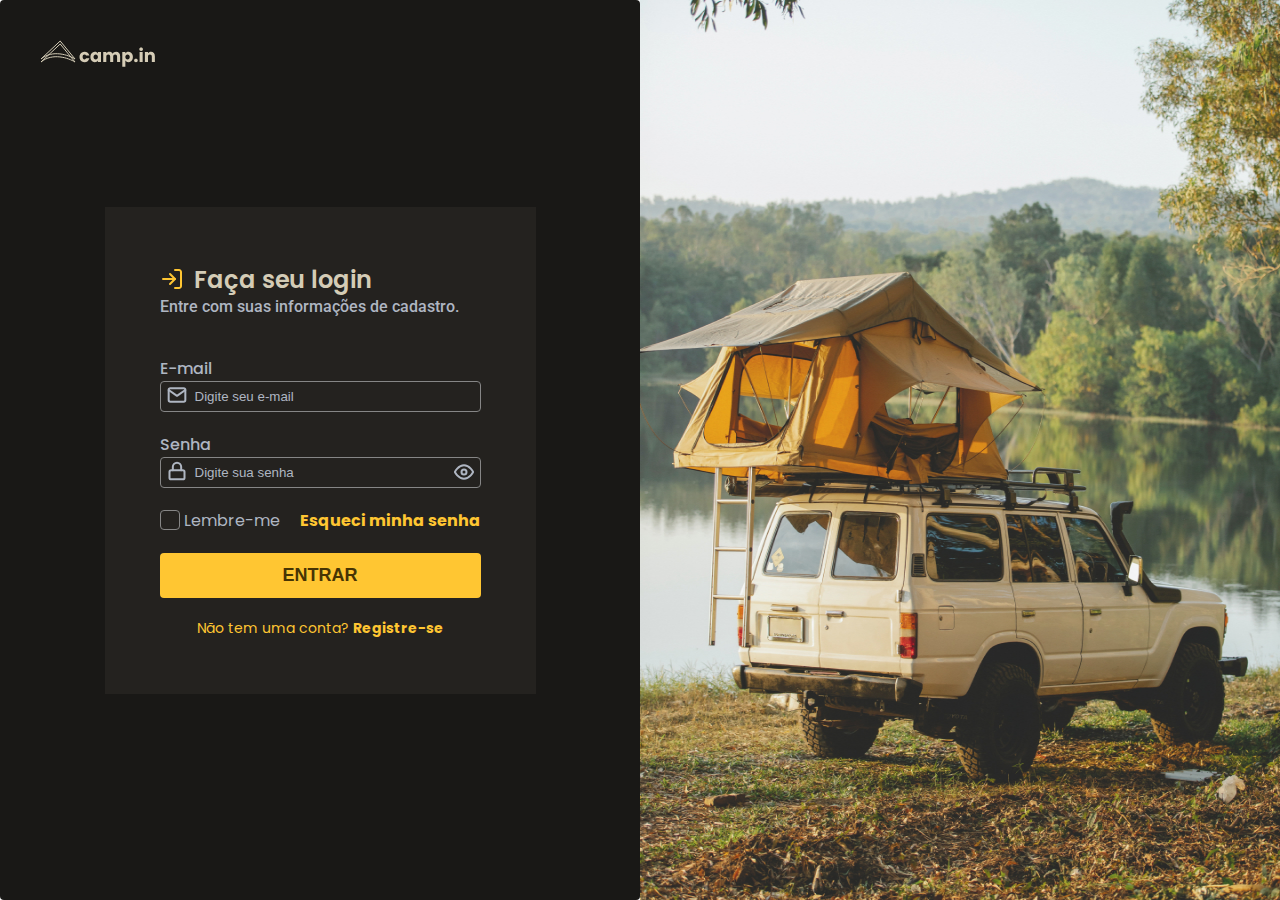
<file: index.html>
<!DOCTYPE html>
<html lang="en">
  <head>
    <meta charset="UTF-8" />

    <link rel="preconnect" href="https://fonts.googleapis.com" />
    <link rel="preconnect" href="https://fonts.gstatic.com" crossorigin />

    <meta http-equiv="X-UA-Compatible" content="IE=edge" />
    <meta name="viewport" content="width=device-width, initial-scale=1.0" />

    <link
      href="https://fonts.googleapis.com/css2?family=Poppins:wght@400;500;600&family=Roboto:wght@400;500&display=swap"
      rel="stylesheet"
    />

    <link rel="shortcut icon" href="/assets/favicon.ico" type="image/x-icon" />

    <link rel="stylesheet" href="style.css" />

    <title>Form login</title>
  </head>
  <body>
    <div class="container">
      <div class="form-container">
        <img src="/assets/logo.svg" alt="logo" class="logo" />

        <form>
          <div class="form">
            <div class="header">
              <div style="display: flex; align-items: center; gap: 10px">
                <img src="/assets/log-in.svg" alt="log-in" />

                <span class="title">Faça seu login</span>
              </div>

              <span class="subtitle">
                Entre com suas informações de cadastro.
              </span>
            </div>

            <div class="input">
              <label for="email">E-mail</label>

              <img src="/assets/mail.svg" alt="mail" class="icon" />

              <input
                type="text"
                name="email"
                id="email"
                placeholder="Digite seu e-mail"
              />
            </div>

            <div class="input">
              <label for="password">Senha</label>

              <img src="/assets/lock.svg" alt="lock" class="icon" />

              <input
                type="text"
                name="password"
                id="password"
                placeholder="Digite sua senha"
              />

              <img src="/assets/eye.svg" alt="eye" class="icon-eye" />
            </div>

            <div class="forget-password">
              <div style="position: relative">
                <input
                  class="checkbox"
                  type="checkbox"
                  name="checkbox"
                  id="checkbox"
                />

                <label for="checkbox">Lembre-me</label>
              </div>
              <strong style="cursor: pointer">Esqueci minha senha</strong>
            </div>

            <button type="submit" class="submit">ENTRAR</button>

            <p class="register">
              Não tem uma conta?
              <strong style="cursor: pointer">Registre-se</strong>
            </p>
          </div>
        </form>
      </div>
      <img src="/assets/side-image.jpg" alt="side-image" class="side-image" />
    </div>
  </body>
</html>
</file>
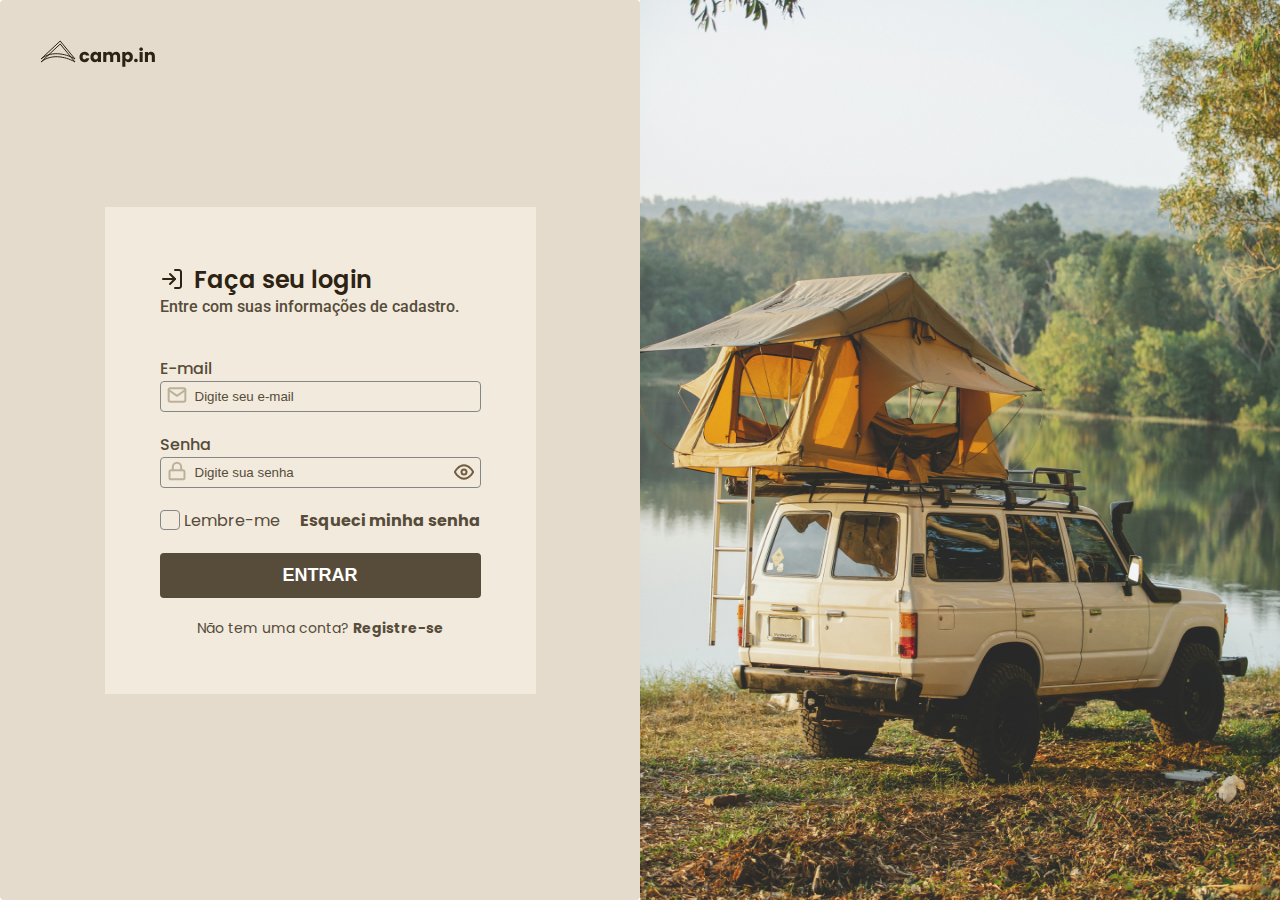
<file: themes/bege/index.html>
<!DOCTYPE html>
<html lang="en">
  <head>
    <meta charset="UTF-8" />

    <link rel="preconnect" href="https://fonts.googleapis.com" />
    <link rel="preconnect" href="https://fonts.gstatic.com" crossorigin />

    <meta http-equiv="X-UA-Compatible" content="IE=edge" />
    <meta name="viewport" content="width=device-width, initial-scale=1.0" />

    <link
      href="https://fonts.googleapis.com/css2?family=Poppins:wght@400;500;600&family=Roboto:wght@400;500&display=swap"
      rel="stylesheet"
    />

    <link rel="shortcut icon" href="/assets/favicon.ico" type="image/x-icon" />

    <link rel="stylesheet" href="style.css" />

    <title>Form login</title>
  </head>
  <body>
    <div class="container">
      <div class="form-container">
        <img src="./assets/logo.svg" alt="logo" class="logo" />

        <form>
          <div class="form">
            <div class="header">
              <div style="display: flex; align-items: center; gap: 10px">
                <img src="./assets/log-in.svg" alt="log-in" />

                <span class="title">Faça seu login</span>
              </div>

              <span class="subtitle">
                Entre com suas informações de cadastro.
              </span>
            </div>

            <div class="input">
              <label for="email">E-mail</label>

              <img src="./assets/mail.svg" alt="mail" class="icon" />

              <input
                type="text"
                name="email"
                id="email"
                placeholder="Digite seu e-mail"
              />
            </div>

            <div class="input">
              <label for="password">Senha</label>

              <img src="./assets/lock.svg" alt="lock" class="icon" />

              <input
                type="text"
                name="password"
                id="password"
                placeholder="Digite sua senha"
              />

              <img src="./assets/eye.svg" alt="eye" class="icon-eye" />
            </div>

            <div class="forget-password">
              <div style="position: relative">
                <input
                  class="checkbox"
                  type="checkbox"
                  name="checkbox"
                  id="checkbox"
                />

                <label for="checkbox">Lembre-me</label>
              </div>
              <strong style="cursor: pointer">Esqueci minha senha</strong>
            </div>

            <button type="submit" class="submit">ENTRAR</button>

            <p class="register">
              Não tem uma conta?
              <strong style="cursor: pointer">Registre-se</strong>
            </p>
          </div>
        </form>
      </div>
      <img src="/assets/side-image.jpg" alt="side-image" class="side-image" />
    </div>
  </body>
</html>
</file>
<file: style.css>
:root {
  --text-base: #afb6c2;
  --text-title: #d4ccb6;
  --background: #191816;
  --form-background: #24221f;
  --primary-color: #ffc632;
}

* {
  margin: 0;
  padding: 0;
  box-sizing: border-box;
}

body {
  width: 100vw;
  height: 100vh;

  font-family: "Poppins", sans-serif;
}

.container {
  display: grid;
  grid-template-columns: 1fr 1fr;

  width: 100%;
  min-width: 320px;

  height: 0;
  max-height: 100%;
  min-height: 100%;
}

.form-container {
  width: 100%;
  height: 100%;

  display: flex;
  align-items: center;
  justify-content: center;

  border-radius: 4px;

  background: var(--background);

  position: relative;
}

.form-container form {
  min-width: 500px;

  display: flex;
  justify-content: center;
}

.form-container .logo {
  position: absolute;

  top: 40px;
  left: 40px;
}

.form-container .form {
  display: flex;
  flex-direction: column;
  align-items: center;
  gap: 20px;

  background: var(--form-background);

  width: 100%;
  padding: 55px;
}

.form-container .form .header {
  display: flex;
  flex-direction: column;

  margin-bottom: 20px;
  align-self: flex-start;
}

.form-container .form .header .title {
  font-weight: 600;
  font-size: 24px;
  color: var(--text-title);
}

.form-container .form .header .subtitle {
  font-family: "Roboto", sans-serif;
  font-weight: 500;
  font-size: 16px;
  color: var(--text-base);
}

.form-container .form .input {
  display: flex;
  flex-direction: column;

  width: 100%;

  position: relative;
}

.form-container .form .input label {
  font-weight: 500;
  font-size: 16px;
  color: var(--text-base);
}

.form-container .form .input input {
  background: var(--form-background);

  border: 1px solid #868686;
  border-radius: 4px;

  padding: 7px;
  padding-left: 34px;

  font-weight: 400;
  color: var(--text-base);

  width: 100%;
}

.form-container .form .input input:focus {
  outline: 1px solid var(--primary-color);
}

.form-container .form .input input::placeholder {
  font-weight: 400;
  color: var(--text-base);
}

.form-container .form .input .icon {
  width: 20px;
  height: 20px;

  position: absolute;

  inset: 0;

  margin: auto 0;
  top: 23px;
  left: 7px;
}

.form-container .form .input .icon-eye {
  width: 20px;
  height: 20px;

  position: absolute;

  margin: auto 0;
  top: 30px;
  right: 7px;
}

.form-container .form .submit {
  width: 100%;

  padding: 12px 24px;
  border-radius: 4px;
  border: none;

  background: var(--primary-color);

  font-size: 18px;
  font-weight: 600;
  color: #473404;

  cursor: pointer;
}

.form-container .form .register {
  font-weight: 400;
  font-size: 14px;
  color: var(--primary-color);
}

.forget-password {
  display: flex;
  flex-direction: row;
  justify-content: space-between;
  gap: 20px;
  width: 100%;

  position: relative;
}

.forget-password .checkbox {
  -webkit-appearance: none;
  width: 1.25rem;
  height: 1.25rem;
  border: 1px solid #868686;
  border-radius: 4px;
  vertical-align: sub;
  outline: none;
  cursor: pointer;
}

.forget-password .checkbox:checked {
  background: var(--primary-color);
  border: 1px solid var(--primary-color);
}

.forget-password label {
  color: var(--text-base);
  font-weight: 400;
  font-size: 16px;
}

.forget-password strong {
  color: var(--primary-color);
  font-size: 16px;
}

.side-image {
  min-width: 100%;
  max-width: 100%;

  min-height: 100%;
  max-height: 100%;
}

@media (max-width: 1320px) {
  .form-container form {
    min-width: 0px;
  }
}

@media (max-width: 1000px) {
  .form-container .form {
    width: fit-content;
  }
}

@media (max-width: 900px) {
  .container {
    grid-template-columns: 1fr;
  }

  .side-image {
    display: none;
  }
}

@media (max-width: 450px) {
  .form-container .form {
    background: transparent;
    padding: 0px;
  }

  .form-container .logo {
    position: absolute;

    top: 10px;
    left: 10px;
  }
}
</file>
<file: themes/bege/style.css>
:root {
  --text-base: #574c3a;
  --text-title: #2e2312;
  --background: #e4dbcd;
  --form-background: #f1eadd;
  --primary-color: #574c3a;
}

* {
  margin: 0;
  padding: 0;
  box-sizing: border-box;
}

body {
  width: 100vw;
  height: 100vh;

  font-family: "Poppins", sans-serif;
}

.container {
  display: grid;
  grid-template-columns: 1fr 1fr;

  width: 100%;
  min-width: 320px;

  height: 0;
  max-height: 100%;
  min-height: 100%;
}

.form-container {
  width: 100%;
  height: 100%;

  display: flex;
  align-items: center;
  justify-content: center;

  border-radius: 4px;

  background: var(--background);

  position: relative;
}

.form-container form {
  min-width: 500px;

  display: flex;
  justify-content: center;
}

.form-container .logo {
  position: absolute;

  top: 40px;
  left: 40px;
}

.form-container .form {
  display: flex;
  flex-direction: column;
  align-items: center;
  gap: 20px;

  background: var(--form-background);

  width: 100%;
  padding: 55px;
}

.form-container .form .header {
  display: flex;
  flex-direction: column;

  margin-bottom: 20px;
  align-self: flex-start;
}

.form-container .form .header .title {
  font-weight: 600;
  font-size: 24px;
  color: var(--text-title);
}

.form-container .form .header .subtitle {
  font-family: "Roboto", sans-serif;
  font-weight: 500;
  font-size: 16px;
  color: var(--text-base);
}

.form-container .form .input {
  display: flex;
  flex-direction: column;

  width: 100%;

  position: relative;
}

.form-container .form .input label {
  font-weight: 500;
  font-size: 16px;
  color: var(--text-base);
}

.form-container .form .input input {
  background: var(--form-background);

  border: 1px solid #868686;
  border-radius: 4px;

  padding: 7px;
  padding-left: 34px;

  font-weight: 400;
  color: var(--text-base);

  width: 100%;
}

.form-container .form .input input:focus {
  outline: 1px solid var(--primary-color);
}

.form-container .form .input input::placeholder {
  font-weight: 400;
  color: var(--text-base);
}

.form-container .form .input .icon {
  width: 20px;
  height: 20px;

  position: absolute;

  inset: 0;

  margin: auto 0;
  top: 23px;
  left: 7px;
}

.form-container .form .input .icon-eye {
  width: 20px;
  height: 20px;

  position: absolute;

  margin: auto 0;
  top: 30px;
  right: 7px;
}

.form-container .form .submit {
  width: 100%;

  padding: 12px 24px;
  border-radius: 4px;
  border: none;

  background: var(--primary-color);

  font-size: 18px;
  font-weight: 600;
  color: #ffffff;

  cursor: pointer;
}

.form-container .form .register {
  font-weight: 400;
  font-size: 14px;
  color: var(--primary-color);
}

.forget-password {
  display: flex;
  flex-direction: row;
  justify-content: space-between;
  gap: 20px;
  width: 100%;

  position: relative;
}

.forget-password .checkbox {
  -webkit-appearance: none;
  width: 1.25rem;
  height: 1.25rem;
  border: 1px solid #868686;
  border-radius: 4px;
  vertical-align: sub;
  outline: none;
  cursor: pointer;
}

.forget-password .checkbox:checked {
  background: var(--primary-color);
  border: 1px solid var(--primary-color);
}

.forget-password label {
  color: var(--text-base);
  font-weight: 400;
  font-size: 16px;
}

.forget-password strong {
  color: var(--primary-color);
  font-size: 16px;
}

.side-image {
  min-width: 100%;
  max-width: 100%;

  min-height: 100%;
  max-height: 100%;
}

@media (max-width: 1320px) {
  .form-container form {
    min-width: 0px;
  }
}

@media (max-width: 1000px) {
  .form-container .form {
    width: fit-content;
  }
}

@media (max-width: 900px) {
  .container {
    grid-template-columns: 1fr;
  }

  .side-image {
    display: none;
  }
}

@media (max-width: 450px) {
  .form-container .form {
    background: transparent;
    padding: 0px;
  }

  .form-container .logo {
    position: absolute;

    top: 10px;
    left: 10px;
  }
}
</file>
